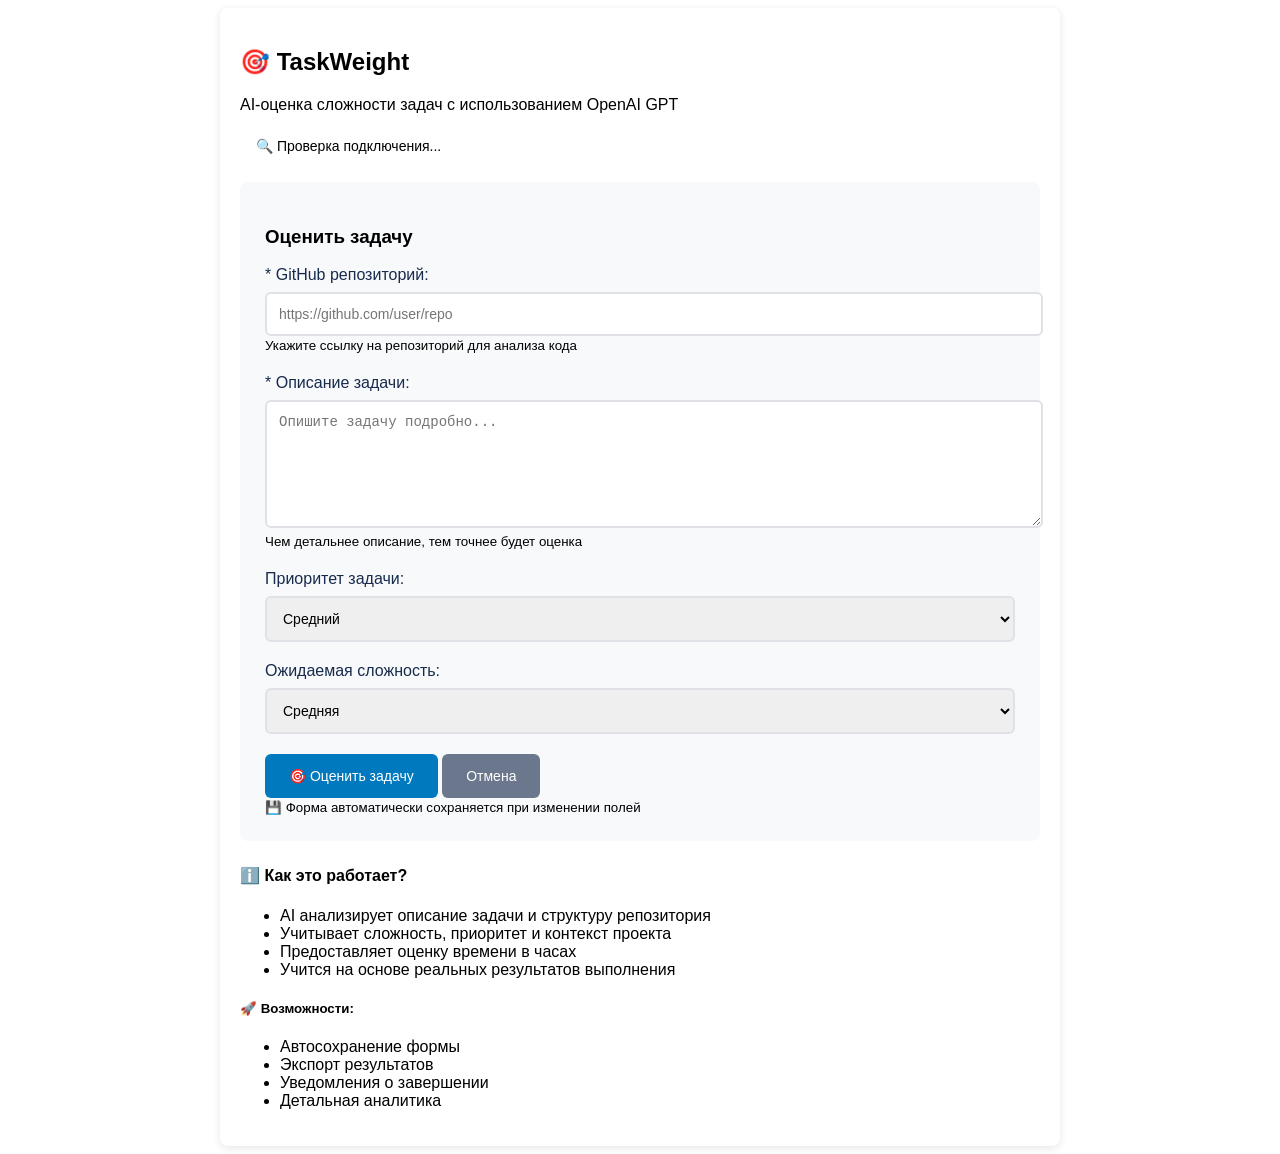
<file: plugins/trello/index.html>
<!DOCTYPE html>
<html lang="ru">
<head>
    <meta charset="UTF-8">
    <meta name="viewport" content="width=device-width, initial-scale=1.0">
    <title>TaskWeight - Trello Power-Up</title>
    <link rel="stylesheet" href="style.css">
    <script src="https://p.trellocdn.com/power-up.min.js"></script>
</head>
<body>
    <div id="app">
        <div class="power-up-container">
            <div class="header">
                <h2>🎯 TaskWeight</h2>
                <p>AI-оценка сложности задач с использованием OpenAI GPT</p>
                
                <!-- Индикатор статуса API -->
                <div id="connection-status" class="connection-status">
                    <span>🔍 Проверка подключения...</span>
                </div>
            </div>
            
            <div class="main-content">
                <!-- Форма оценки -->
                <div id="estimation-form" class="estimation-form">
                    <h3>Оценить задачу</h3>
                    
                    <div class="form-group">
                        <label for="repo-url">
                            <span class="required">*</span> GitHub репозиторий:
                        </label>
                        <input type="url" id="repo-url" placeholder="https://github.com/user/repo" required>
                        <small class="help-text">Укажите ссылку на репозиторий для анализа кода</small>
                    </div>
                    
                    <div class="form-group">
                        <label for="task-description">
                            <span class="required">*</span> Описание задачи:
                        </label>
                        <textarea id="task-description" placeholder="Опишите задачу подробно..." required></textarea>
                        <small class="help-text">Чем детальнее описание, тем точнее будет оценка</small>
                    </div>
                    
                    <div class="form-row">
                        <div class="form-group">
                            <label for="priority">Приоритет задачи:</label>
                            <select id="priority">
                                <option value="low">Низкий</option>
                                <option value="medium" selected>Средний</option>
                                <option value="high">Высокий</option>
                                <option value="urgent">Срочный</option>
                            </select>
                        </div>
                        
                        <div class="form-group">
                            <label for="complexity">Ожидаемая сложность:</label>
                            <select id="complexity">
                                <option value="simple">Простая</option>
                                <option value="medium" selected>Средняя</option>
                                <option value="complex">Сложная</option>
                                <option value="very-complex">Очень сложная</option>
                            </select>
                        </div>
                    </div>
                    
                    <div class="button-group">
                        <button id="estimate-btn" class="btn btn-primary">
                            <span class="btn-text">🎯 Оценить задачу</span>
                            <span class="btn-loading hidden">
                                <div class="spinner"></div>
                                Оценка...
                            </span>
                        </button>
                        <button id="cancel-btn" class="btn btn-secondary">Отмена</button>
                    </div>
                    
                    <!-- Информация о автосохранении -->
                    <div class="auto-save-info">
                        <small>💾 Форма автоматически сохраняется при изменении полей</small>
                    </div>
                </div>
                
                <!-- Результат оценки -->
                <div id="estimation-result" class="hidden">
                    <h3>Результат оценки</h3>
                    <div id="status-badge" class="status-badge"></div>
                    <div id="estimation-details"></div>
                    
                    <!-- Новая секция для Trello факторов -->
                    <div id="trello-factors" class="hidden"></div>
                    
                    <!-- Новая секция для статистики карточки -->
                    <div id="card-statistics" class="hidden"></div>
                    
                    <div class="action-buttons">
                        <button id="save-estimation" class="btn btn-primary">Сохранить оценку</button>
                        <button id="new-estimation" class="btn btn-secondary">Новая оценка</button>
                        <button id="export-estimation" class="btn btn-outline">Экспорт</button>
                        <button id="reestimate-btn" class="btn btn-warning">Переоценить</button>
                    </div>
                </div>
                
                <!-- Сообщения об ошибках -->
                <div id="error-message" class="error-message hidden">
                    <p id="error-text"></p>
                </div>
                
                <!-- Информационная панель -->
                <div class="info-panel">
                    <h4>ℹ️ Как это работает?</h4>
                    <ul>
                        <li>AI анализирует описание задачи и структуру репозитория</li>
                        <li>Учитывает сложность, приоритет и контекст проекта</li>
                        <li>Предоставляет оценку времени в часах</li>
                        <li>Учится на основе реальных результатов выполнения</li>
                    </ul>
                    
                    <div class="features-list">
                        <h5>🚀 Возможности:</h5>
                        <ul>
                            <li>Автосохранение формы</li>
                            <li>Экспорт результатов</li>
                            <li>Уведомления о завершении</li>
                            <li>Детальная аналитика</li>
                        </ul>
                    </div>
                </div>
            </div>
        </div>
    </div>
    
    <script src="script.js"></script>
</body>
</html>
</file>
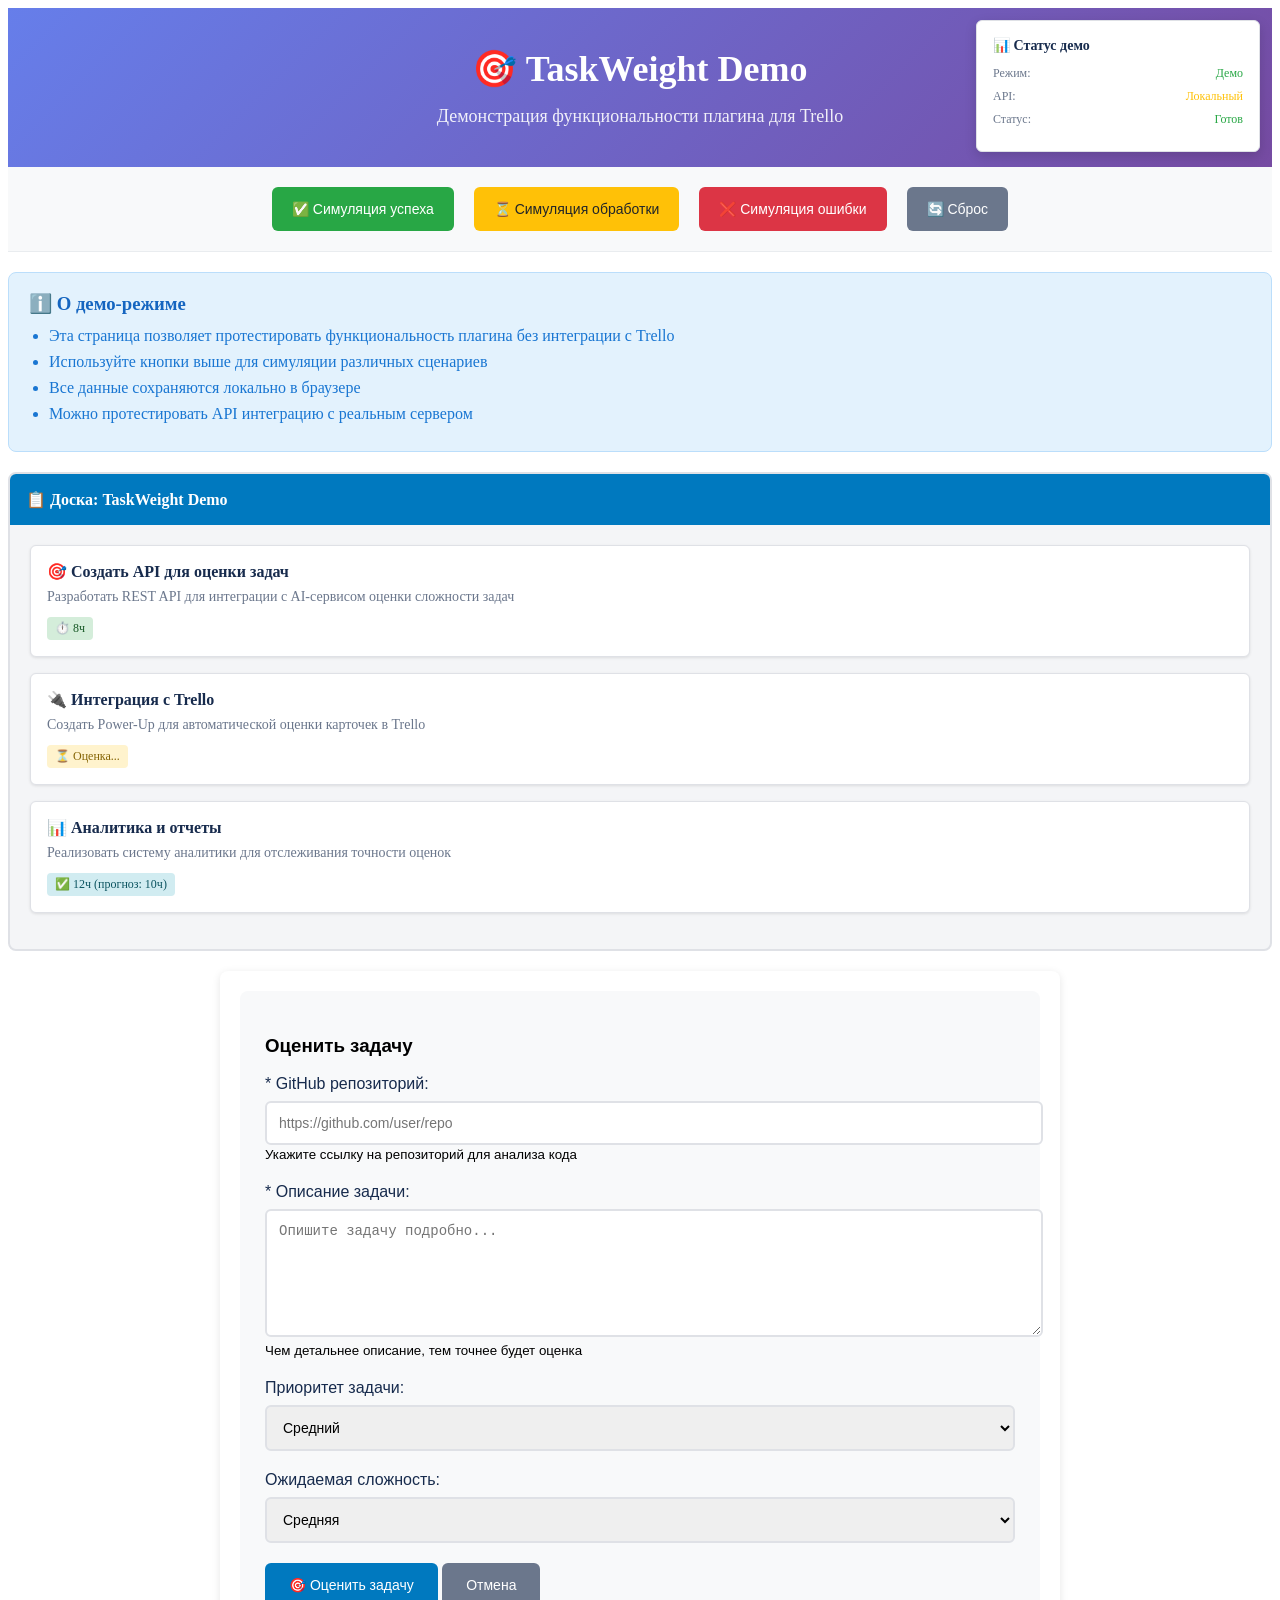
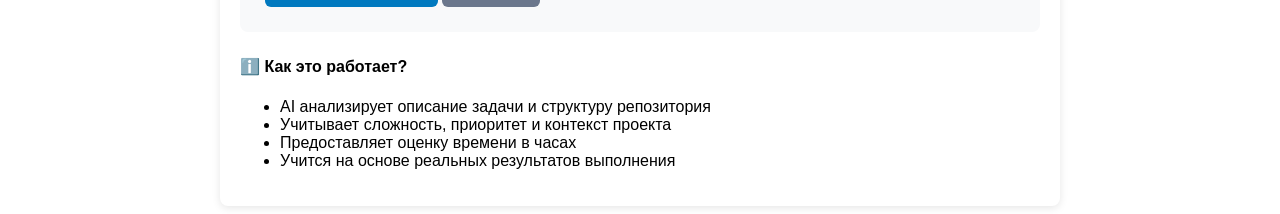
<file: plugins/trello/demo.html>
<!DOCTYPE html>
<html lang="ru">
<head>
    <meta charset="UTF-8">
    <meta name="viewport" content="width=device-width, initial-scale=1.0">
    <title>TaskWeight Demo - Тестирование плагина</title>
    <link rel="stylesheet" href="style.css">
    <style>
        /* Дополнительные стили для демо */
        .demo-header {
            background: linear-gradient(135deg, #667eea 0%, #764ba2 100%);
            color: white;
            padding: 40px 20px;
            text-align: center;
        }
        
        .demo-header h1 {
            margin: 0 0 16px 0;
            font-size: 36px;
            font-weight: 700;
        }
        
        .demo-header p {
            margin: 0;
            font-size: 18px;
            opacity: 0.9;
        }
        
        .demo-controls {
            background: #f8f9fa;
            padding: 20px;
            border-bottom: 1px solid #e9ecef;
            text-align: center;
        }
        
        .demo-controls button {
            margin: 0 8px;
            padding: 10px 20px;
            border: none;
            border-radius: 6px;
            cursor: pointer;
            font-size: 14px;
            font-weight: 500;
            transition: all 0.2s ease;
        }
        
        .demo-controls .btn-success {
            background: #28a745;
            color: white;
        }
        
        .demo-controls .btn-success:hover {
            background: #218838;
        }
        
        .demo-controls .btn-warning {
            background: #ffc107;
            color: #212529;
        }
        
        .demo-controls .btn-warning:hover {
            background: #e0a800;
        }
        
        .demo-controls .btn-danger {
            background: #dc3545;
            color: white;
        }
        
        .demo-controls .btn-danger:hover {
            background: #c82333;
        }
        
        .demo-info {
            background: #e3f2fd;
            padding: 20px;
            margin: 20px 0;
            border-radius: 8px;
            border: 1px solid #bbdefb;
        }
        
        .demo-info h3 {
            margin: 0 0 12px 0;
            color: #1565c0;
        }
        
        .demo-info ul {
            margin: 0;
            padding-left: 20px;
            color: #1976d2;
        }
        
        .demo-info li {
            margin-bottom: 8px;
        }
        
        .mock-trello {
            background: #f4f5f7;
            border: 2px solid #dfe1e6;
            border-radius: 8px;
            margin: 20px 0;
            overflow: hidden;
        }
        
        .mock-trello-header {
            background: #0079bf;
            color: white;
            padding: 16px;
            font-weight: 600;
        }
        
        .mock-trello-content {
            padding: 20px;
        }
        
        .mock-card {
            background: white;
            border: 1px solid #dfe1e6;
            border-radius: 6px;
            padding: 16px;
            margin-bottom: 16px;
            box-shadow: 0 1px 3px rgba(0, 0, 0, 0.1);
        }
        
        .mock-card h4 {
            margin: 0 0 8px 0;
            color: #172b4d;
        }
        
        .mock-card p {
            margin: 0 0 12px 0;
            color: #6b778c;
            font-size: 14px;
        }
        
        .mock-badges {
            display: flex;
            gap: 8px;
            flex-wrap: wrap;
        }
        
        .mock-badge {
            padding: 4px 8px;
            border-radius: 4px;
            font-size: 12px;
            font-weight: 500;
        }
        
        .mock-badge.estimated {
            background: #d4edda;
            color: #155724;
        }
        
        .mock-badge.processing {
            background: #fff3cd;
            color: #856404;
        }
        
        .mock-badge.completed {
            background: #d1ecf1;
            color: #0c5460;
        }
        
        .demo-status {
            position: fixed;
            top: 20px;
            right: 20px;
            background: white;
            border: 1px solid #dfe1e6;
            border-radius: 6px;
            padding: 16px;
            box-shadow: 0 4px 12px rgba(0, 0, 0, 0.15);
            min-width: 250px;
            z-index: 1000;
        }
        
        .demo-status h4 {
            margin: 0 0 12px 0;
            color: #172b4d;
            font-size: 14px;
        }
        
        .demo-status-item {
            display: flex;
            justify-content: space-between;
            margin-bottom: 8px;
            font-size: 12px;
        }
        
        .demo-status-item .label {
            color: #6b778c;
        }
        
        .demo-status-item .value {
            color: #172b4d;
            font-weight: 500;
        }
        
        .demo-status-item .status-ok {
            color: #28a745;
        }
        
        .demo-status-item .status-error {
            color: #dc3545;
        }
        
        .demo-status-item .status-warning {
            color: #ffc107;
        }
    </style>
</head>
<body>
    <div id="app">
        <!-- Демо заголовок -->
        <div class="demo-header">
            <h1>🎯 TaskWeight Demo</h1>
            <p>Демонстрация функциональности плагина для Trello</p>
        </div>
        
        <!-- Демо контролы -->
        <div class="demo-controls">
            <button class="btn btn-success" onclick="simulateSuccess()">✅ Симуляция успеха</button>
            <button class="btn btn-warning" onclick="simulateProcessing()">⏳ Симуляция обработки</button>
            <button class="btn btn-danger" onclick="simulateError()">❌ Симуляция ошибки</button>
            <button class="btn btn-secondary" onclick="resetDemo()">🔄 Сброс</button>
        </div>
        
        <!-- Информация о демо -->
        <div class="demo-info">
            <h3>ℹ️ О демо-режиме</h3>
            <ul>
                <li>Эта страница позволяет протестировать функциональность плагина без интеграции с Trello</li>
                <li>Используйте кнопки выше для симуляции различных сценариев</li>
                <li>Все данные сохраняются локально в браузере</li>
                <li>Можно протестировать API интеграцию с реальным сервером</li>
            </ul>
        </div>
        
        <!-- Мок Trello -->
        <div class="mock-trello">
            <div class="mock-trello-header">
                📋 Доска: TaskWeight Demo
            </div>
            <div class="mock-trello-content">
                <div class="mock-card">
                    <h4>🎯 Создать API для оценки задач</h4>
                    <p>Разработать REST API для интеграции с AI-сервисом оценки сложности задач</p>
                    <div class="mock-badges" id="card-badges-1">
                        <span class="mock-badge estimated">⏱️ 8ч</span>
                    </div>
                </div>
                
                <div class="mock-card">
                    <h4>🔌 Интеграция с Trello</h4>
                    <p>Создать Power-Up для автоматической оценки карточек в Trello</p>
                    <div class="mock-badges" id="card-badges-2">
                        <span class="mock-badge processing">⏳ Оценка...</span>
                    </div>
                </div>
                
                <div class="mock-card">
                    <h4>📊 Аналитика и отчеты</h4>
                    <p>Реализовать систему аналитики для отслеживания точности оценок</p>
                    <div class="mock-badges" id="card-badges-3">
                        <span class="mock-badge completed">✅ 12ч (прогноз: 10ч)</span>
                    </div>
                </div>
            </div>
        </div>
        
        <!-- Основной контент плагина -->
        <div class="power-up-container">
            <div class="main-content">
                <!-- Форма оценки -->
                <div id="estimation-form" class="estimation-form">
                    <h3>Оценить задачу</h3>
                    
                    <div class="form-group">
                        <label for="repo-url">
                            <span class="required">*</span> GitHub репозиторий:
                        </label>
                        <input type="url" id="repo-url" placeholder="https://github.com/user/repo" required>
                        <small class="help-text">Укажите ссылку на репозиторий для анализа кода</small>
                    </div>
                    
                    <div class="form-group">
                        <label for="task-description">
                            <span class="required">*</span> Описание задачи:
                        </label>
                        <textarea id="task-description" placeholder="Опишите задачу подробно..." required></textarea>
                        <small class="help-text">Чем детальнее описание, тем точнее будет оценка</small>
                    </div>
                    
                    <div class="form-group">
                        <label for="priority">Приоритет задачи:</label>
                        <select id="priority">
                            <option value="low">Низкий</option>
                            <option value="medium" selected>Средний</option>
                            <option value="high">Высокий</option>
                            <option value="urgent">Срочный</option>
                        </select>
                    </div>
                    
                    <div class="form-group">
                        <label for="complexity">Ожидаемая сложность:</label>
                        <select id="complexity">
                            <option value="simple">Простая</option>
                            <option value="medium" selected>Средняя</option>
                            <option value="complex">Сложная</option>
                            <option value="very-complex">Очень сложная</option>
                        </select>
                    </div>
                    
                    <div class="button-group">
                        <button id="estimate-btn" class="btn btn-primary">
                            <span class="btn-text">🎯 Оценить задачу</span>
                            <span class="btn-loading hidden">
                                <div class="spinner"></div>
                                Оценка...
                            </span>
                        </button>
                        <button id="cancel-btn" class="btn btn-secondary">Отмена</button>
                    </div>
                </div>
                
                <!-- Результат оценки -->
                <div id="estimation-result" class="estimation-result hidden">
                    <h3>Результат оценки</h3>
                    
                    <div class="result-content">
                        <div class="status-badge" id="status-badge">
                            <span class="status-text">Оценка...</span>
                        </div>
                        
                        <div class="estimate-details" id="estimate-details">
                            <!-- Детали оценки будут добавлены динамически -->
                        </div>
                        
                        <div class="action-buttons">
                            <button id="save-estimation" class="btn btn-primary">💾 Сохранить оценку</button>
                            <button id="new-estimation" class="btn btn-secondary">🔄 Новая оценка</button>
                        </div>
                    </div>
                </div>
                
                <!-- Сообщения об ошибках -->
                <div id="error-message" class="error-message hidden">
                    <p id="error-text"></p>
                </div>
                
                <!-- Информационная панель -->
                <div class="info-panel">
                    <h4>ℹ️ Как это работает?</h4>
                    <ul>
                        <li>AI анализирует описание задачи и структуру репозитория</li>
                        <li>Учитывает сложность, приоритет и контекст проекта</li>
                        <li>Предоставляет оценку времени в часах</li>
                        <li>Учится на основе реальных результатов выполнения</li>
                    </ul>
                </div>
            </div>
        </div>
    </div>
    
    <!-- Статус демо -->
    <div class="demo-status" id="demo-status">
        <h4>📊 Статус демо</h4>
        <div class="demo-status-item">
            <span class="label">Режим:</span>
            <span class="value status-ok">Демо</span>
        </div>
        <div class="demo-status-item">
            <span class="label">API:</span>
            <span class="value status-warning">Локальный</span>
        </div>
        <div class="demo-status-item">
            <span class="label">Статус:</span>
            <span class="value status-ok">Готов</span>
        </div>
    </div>
    
    <script>
        // Демо-версия TaskWeight без Trello интеграции
        class TaskWeightDemo {
            constructor() {
                this.apiUrl = 'http://localhost:8000';
                this.estimationData = null;
                this.demoMode = true;
                
                this.init();
            }
            
            init() {
                this.initEventHandlers();
                this.loadDemoData();
                this.updateDemoStatus();
            }
            
            initEventHandlers() {
                // Кнопка оценки
                const estimateBtn = document.getElementById('estimate-btn');
                if (estimateBtn) {
                    estimateBtn.addEventListener('click', () => this.estimateTask());
                }
                
                // Кнопка отмены
                const cancelBtn = document.getElementById('cancel-btn');
                if (cancelBtn) {
                    cancelBtn.addEventListener('click', () => this.resetForm());
                }
                
                // Кнопка сохранения оценки
                const saveBtn = document.getElementById('save-estimation');
                if (saveBtn) {
                    saveBtn.addEventListener('click', () => this.saveEstimation());
                }
                
                // Кнопка новой оценки
                const newBtn = document.getElementById('new-estimation');
                if (newBtn) {
                    newBtn.addEventListener('click', () => this.resetForm());
                }
                
                // Валидация формы
                this.initFormValidation();
            }
            
            initFormValidation() {
                const repoUrlInput = document.getElementById('repo-url');
                const taskDescriptionInput = document.getElementById('task-description');
                
                if (repoUrlInput && taskDescriptionInput) {
                    [repoUrlInput, taskDescriptionInput].forEach(input => {
                        input.addEventListener('input', () => this.validateForm());
                        input.addEventListener('blur', () => this.validateForm());
                    });
                }
            }
            
            validateForm() {
                const repoUrl = document.getElementById('repo-url')?.value;
                const taskDescription = document.getElementById('task-description')?.value;
                const estimateBtn = document.getElementById('estimate-btn');
                
                if (estimateBtn) {
                    const isValid = repoUrl && taskDescription && this.isValidGitHubUrl(repoUrl);
                    estimateBtn.disabled = !isValid;
                    
                    if (!isValid) {
                        estimateBtn.classList.add('btn-disabled');
                    } else {
                        estimateBtn.classList.remove('btn-disabled');
                    }
                }
            }
            
            isValidGitHubUrl(url) {
                try {
                    const urlObj = new URL(url);
                    return urlObj.hostname === 'github.com' && urlObj.pathname.split('/').length >= 3;
                } catch {
                    return false;
                }
            }
            
            async estimateTask() {
                try {
                    const formData = this.getFormData();
                    if (!formData) return;
                    
                    this.showLoadingState();
                    
                    // В демо-режиме симулируем API вызов
                    if (this.demoMode) {
                        await this.simulateEstimation(formData);
                    } else {
                        const response = await this.sendEstimationRequest(formData);
                        if (response.status === 'processing') {
                            this.pollEstimationStatus(response.cardId);
                        }
                    }
                    
                } catch (error) {
                    console.error('Ошибка оценки:', error);
                    this.showError('Ошибка при оценке задачи: ' + error.message);
                    this.hideLoadingState();
                }
            }
            
            async simulateEstimation(formData) {
                // Симуляция процесса оценки
                await new Promise(resolve => setTimeout(resolve, 2000));
                
                // Генерируем случайную оценку
                const estimatedHours = Math.floor(Math.random() * 20) + 2;
                const confidence = Math.floor(Math.random() * 30) + 70;
                
                this.estimationData = {
                    id: 'demo_' + Date.now(),
                    cardId: 'demo_card',
                    status: 'estimated',
                    estimatedHours: estimatedHours,
                    confidence: confidence,
                    taskDescription: formData.taskDescription,
                    repoUrl: formData.repoUrl,
                    priority: formData.priority,
                    complexity: formData.complexity,
                    createdAt: new Date().toISOString(),
                    demo: true
                };
                
                this.showEstimationResult(this.estimationData);
                this.hideLoadingState();
                this.updateDemoStatus();
            }
            
            getFormData() {
                const repoUrl = document.getElementById('repo-url')?.value;
                const taskDescription = document.getElementById('task-description')?.value;
                const priority = document.getElementById('priority')?.value;
                const complexity = document.getElementById('complexity')?.value;
                
                if (!repoUrl || !taskDescription) {
                    this.showError('Пожалуйста, заполните все обязательные поля');
                    return null;
                }
                
                if (!this.isValidGitHubUrl(repoUrl)) {
                    this.showError('Пожалуйста, укажите корректную ссылку на GitHub репозиторий');
                    return null;
                }
                
                return {
                    cardId: 'demo_card',
                    taskDescription: taskDescription,
                    repoUrl: repoUrl,
                    priority: priority,
                    complexity: complexity
                };
            }
            
            async sendEstimationRequest(formData) {
                const response = await fetch(`${this.apiUrl}/api/v1/estimate`, {
                    method: 'POST',
                    headers: {
                        'Content-Type': 'application/json',
                    },
                    body: JSON.stringify(formData)
                });
                
                if (!response.ok) {
                    throw new Error(`HTTP ${response.status}: ${response.statusText}`);
                }
                
                return await response.json();
            }
            
            showLoadingState() {
                const estimateBtn = document.getElementById('estimate-btn');
                const btnText = document.querySelector('.btn-text');
                const btnLoading = document.querySelector('.btn-loading');
                
                if (estimateBtn && btnText && btnLoading) {
                    estimateBtn.disabled = true;
                    btnText.classList.add('hidden');
                    btnLoading.classList.remove('hidden');
                }
            }
            
            hideLoadingState() {
                const estimateBtn = document.getElementById('estimate-btn');
                const btnText = document.querySelector('.btn-text');
                const btnLoading = document.querySelector('.btn-loading');
                
                if (estimateBtn && btnText && btnLoading) {
                    estimateBtn.disabled = false;
                    btnText.classList.remove('hidden');
                    btnLoading.classList.add('hidden');
                }
            }
            
            showEstimationResult(estimation) {
                const estimationForm = document.getElementById('estimation-form');
                if (estimationForm) {
                    estimationForm.classList.add('hidden');
                }
                
                const estimationResult = document.getElementById('estimation-result');
                if (estimationResult) {
                    estimationResult.classList.remove('hidden');
                }
                
                this.updateStatusBadge(estimation);
                this.updateEstimationDetails(estimation);
                this.updateMockCard(estimation);
            }
            
            updateStatusBadge(estimation) {
                const statusBadge = document.getElementById('status-badge');
                const statusText = document.querySelector('.status-text');
                
                if (statusBadge && statusText) {
                    statusBadge.className = `status-badge status-${estimation.status}`;
                    
                    switch (estimation.status) {
                        case 'estimated':
                            statusText.textContent = `✅ Оценка завершена: ${estimation.estimatedHours} часов`;
                            break;
                        case 'processing':
                            statusText.textContent = '⏳ Оценка выполняется...';
                            break;
                        case 'failed':
                            statusText.textContent = '❌ Ошибка оценки';
                            break;
                        default:
                            statusText.textContent = '❓ Неизвестный статус';
                    }
                }
            }
            
            updateEstimationDetails(estimation) {
                const estimateDetails = document.getElementById('estimate-details');
                
                if (estimateDetails) {
                    let detailsHTML = '';
                    
                    if (estimation.status === 'estimated') {
                        detailsHTML = `
                            <h4>📊 Детали оценки</h4>
                            <p><span class="highlight">Прогноз времени:</span> ${estimation.estimatedHours} часов</p>
                            <p><span class="highlight">Уверенность:</span> ${estimation.confidence}%</p>
                            <p><span class="highlight">Дата оценки:</span> ${new Date(estimation.createdAt).toLocaleString('ru-RU')}</p>
                            <p><span class="highlight">Статус:</span> Оценка завершена успешно</p>
                            ${estimation.demo ? '<p><em>🎭 Демо-режим</em></p>' : ''}
                        `;
                    }
                    
                    estimateDetails.innerHTML = detailsHTML;
                }
            }
            
            updateMockCard(estimation) {
                // Обновляем мок-карточку
                const cardBadges = document.getElementById('card-badges-2');
                if (cardBadges) {
                    cardBadges.innerHTML = `
                        <span class="mock-badge estimated">⏱️ ${estimation.estimatedHours}ч</span>
                    `;
                }
            }
            
            async saveEstimation() {
                if (this.estimationData) {
                    try {
                        // В демо-режиме сохраняем локально
                        if (this.demoMode) {
                            localStorage.setItem('taskweight_demo_estimation', JSON.stringify(this.estimationData));
                            this.showSuccess('Оценка успешно сохранена! (демо-режим)');
                        } else {
                            // Реальное сохранение
                            await this.saveEstimationToTrello(this.estimationData);
                            this.showSuccess('Оценка успешно сохранена в Trello!');
                        }
                        
                        setTimeout(() => this.resetForm(), 1500);
                        
                    } catch (error) {
                        console.error('Ошибка сохранения:', error);
                        this.showError('Ошибка при сохранении оценки');
                    }
                }
            }
            
            async saveEstimationToTrello(estimation) {
                // Заглушка для реальной интеграции
                console.log('Сохранение в Trello:', estimation);
            }
            
            resetForm() {
                const estimationResult = document.getElementById('estimation-result');
                if (estimationResult) {
                    estimationResult.classList.add('hidden');
                }
                
                const estimationForm = document.getElementById('estimation-form');
                if (estimationForm) {
                    estimationForm.classList.remove('hidden');
                }
                
                this.clearForm();
                this.estimationData = null;
            }
            
            clearForm() {
                const repoUrl = document.getElementById('repo-url');
                const taskDescription = document.getElementById('task-description');
                const priority = document.getElementById('priority');
                const complexity = document.getElementById('complexity');
                
                if (repoUrl) repoUrl.value = '';
                if (taskDescription) taskDescription.value = '';
                if (priority) priority.value = 'medium';
                if (complexity) complexity.value = 'medium';
                
                this.validateForm();
            }
            
            loadDemoData() {
                const saved = localStorage.getItem('taskweight_demo_estimation');
                if (saved) {
                    try {
                        this.estimationData = JSON.parse(saved);
                        console.log('Загружены демо-данные:', this.estimationData);
                    } catch (error) {
                        console.error('Ошибка загрузки демо-данных:', error);
                    }
                }
            }
            
            updateDemoStatus() {
                const statusElement = document.getElementById('demo-status');
                if (statusElement) {
                    const statusItems = statusElement.querySelectorAll('.demo-status-item');
                    
                    if (this.estimationData) {
                        statusItems[2].innerHTML = `
                            <span class="label">Статус:</span>
                            <span class="value status-ok">Оценка: ${this.estimationData.estimatedHours}ч</span>
                        `;
                    } else {
                        statusItems[2].innerHTML = `
                            <span class="label">Статус:</span>
                            <span class="value status-ok">Готов</span>
                        `;
                    }
                }
            }
            
            showError(message) {
                const errorMessage = document.getElementById('error-message');
                const errorText = document.getElementById('error-text');
                
                if (errorMessage && errorText) {
                    errorText.textContent = message;
                    errorMessage.classList.remove('hidden');
                    
                    setTimeout(() => {
                        errorMessage.classList.add('hidden');
                    }, 5000);
                }
            }
            
            showSuccess(message) {
                const successDiv = document.createElement('div');
                successDiv.className = 'success-message';
                successDiv.innerHTML = `<p>✅ ${message}</p>`;
                
                const container = document.querySelector('.power-up-container');
                if (container) {
                    container.appendChild(successDiv);
                    
                    setTimeout(() => {
                        if (successDiv.parentNode) {
                            successDiv.parentNode.removeChild(successDiv);
                        }
                    }, 3000);
                }
            }
        }
        
        // Глобальные функции для демо-контролов
        let demoInstance = null;
        
        function simulateSuccess() {
            if (demoInstance) {
                demoInstance.estimationData = {
                    id: 'demo_success',
                    cardId: 'demo_card',
                    status: 'estimated',
                    estimatedHours: 12,
                    confidence: 85,
                    taskDescription: 'Демо задача',
                    repoUrl: 'https://github.com/demo/repo',
                    priority: 'medium',
                    complexity: 'medium',
                    createdAt: new Date().toISOString(),
                    demo: true
                };
                demoInstance.showEstimationResult(demoInstance.estimationData);
                demoInstance.updateDemoStatus();
            }
        }
        
        function simulateProcessing() {
            if (demoInstance) {
                demoInstance.estimationData = {
                    id: 'demo_processing',
                    cardId: 'demo_card',
                    status: 'processing',
                    createdAt: new Date().toISOString(),
                    demo: true
                };
                demoInstance.showEstimationResult(demoInstance.estimationData);
                demoInstance.updateDemoStatus();
            }
        }
        
        function simulateError() {
            if (demoInstance) {
                demoInstance.showError('Демо ошибка: Сервер недоступен');
            }
        }
        
        function resetDemo() {
            if (demoInstance) {
                demoInstance.resetForm();
                demoInstance.estimationData = null;
                demoInstance.updateDemoStatus();
                localStorage.removeItem('taskweight_demo_estimation');
            }
        }
        
        // Инициализация при загрузке страницы
        document.addEventListener('DOMContentLoaded', () => {
            demoInstance = new TaskWeightDemo();
        });
    </script>
</body>
</html>
</file>
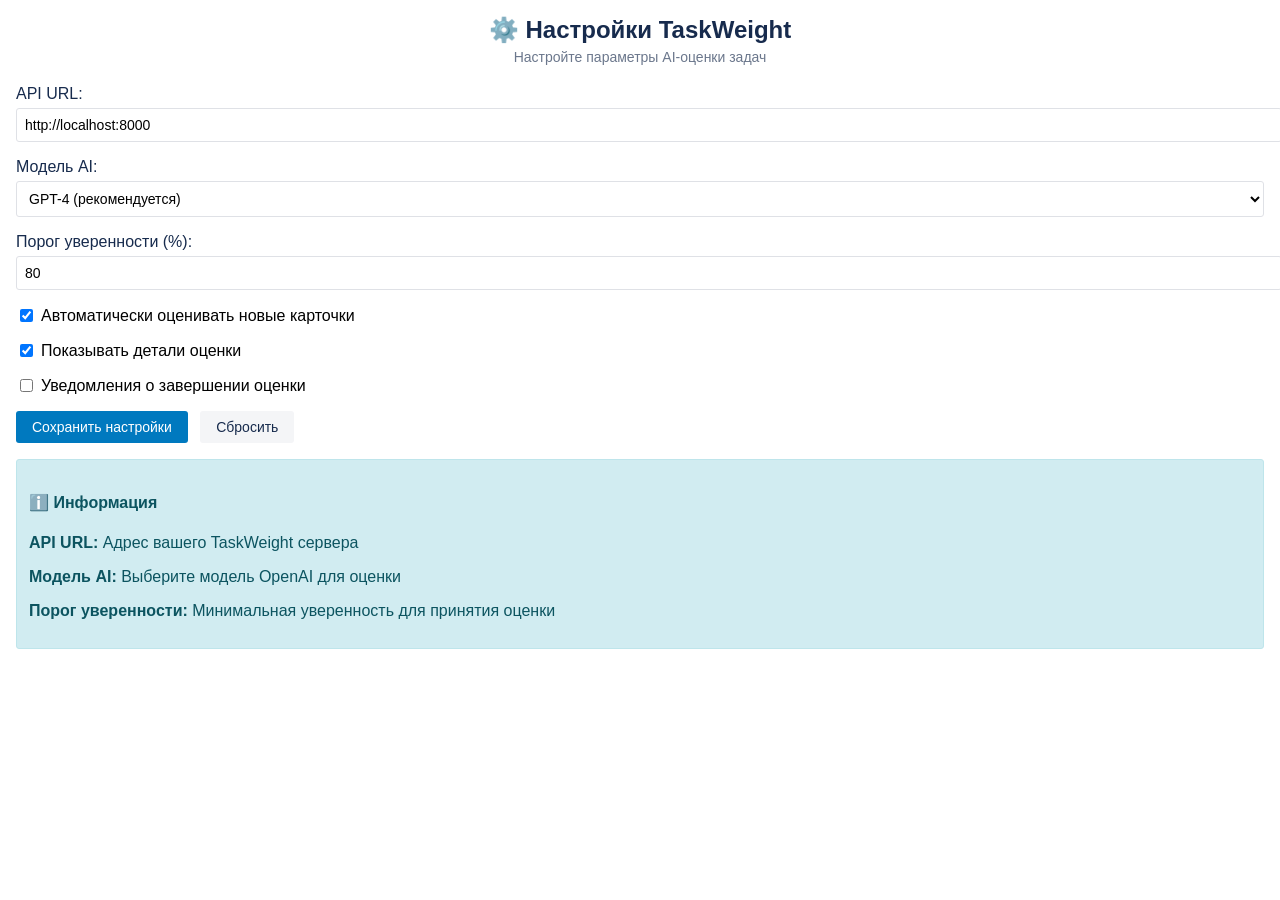
<file: plugins/trello/settings.html>
<!DOCTYPE html>
<html lang="ru">
<head>
    <meta charset="UTF-8">
    <meta name="viewport" content="width=device-width, initial-scale=1.0">
    <title>TaskWeight Настройки</title>
    <script src="https://p.trellocdn.com/power-up.min.js"></script>
    <style>
        body { margin: 0; padding: 0; font-family: -apple-system, BlinkMacSystemFont, 'Segoe UI', Roboto, sans-serif; }
        .settings-container { padding: 16px; }
        .header { text-align: center; margin-bottom: 20px; }
        .header h2 { margin: 0; color: #172b4d; }
        .header p { margin: 5px 0; color: #6b778c; font-size: 14px; }
        .form-group { margin-bottom: 16px; }
        .form-group label { display: block; margin-bottom: 5px; font-weight: 500; color: #172b4d; }
        .form-group input, .form-group select { width: 100%; padding: 8px; border: 1px solid #dfe1e6; border-radius: 3px; font-size: 14px; }
        .form-group select { background: white; }
        .btn { padding: 8px 16px; border: none; border-radius: 3px; cursor: pointer; font-size: 14px; font-weight: 500; }
        .btn-primary { background: #0079bf; color: white; }
        .btn-primary:hover { background: #026aa7; }
        .btn-secondary { background: #f4f5f7; color: #172b4d; margin-left: 8px; }
        .btn-secondary:hover { background: #ebecf0; }
        .hidden { display: none; }
        .success-message { padding: 12px; background: #d4edda; color: #155724; border: 1px solid #c3e6cb; border-radius: 3px; margin: 16px 0; }
        .error-message { padding: 12px; background: #f8d7da; color: #721c24; border: 1px solid #f5c6cb; border-radius: 3px; margin: 16px 0; }
        .info-box { padding: 12px; background: #d1ecf1; color: #0c5460; border: 1px solid #bee5eb; border-radius: 3px; margin: 16px 0; }
        .checkbox-group { display: flex; align-items: center; margin-bottom: 16px; }
        .checkbox-group input[type="checkbox"] { margin-right: 8px; }
        .checkbox-group label { margin: 0; font-weight: normal; }
    </style>
</head>
<body>
    <div class="settings-container">
        <div class="header">
            <h2>⚙️ Настройки TaskWeight</h2>
            <p>Настройте параметры AI-оценки задач</p>
        </div>
        
        <div id="settings-form">
            <div class="form-group">
                <label for="api-url">API URL:</label>
                <input type="url" id="api-url" placeholder="https://your-domain.com" value="http://localhost:8000">
            </div>
            
            <div class="form-group">
                <label for="estimation-model">Модель AI:</label>
                <select id="estimation-model">
                    <option value="gpt-4">GPT-4 (рекомендуется)</option>
                    <option value="gpt-3.5-turbo">GPT-3.5 Turbo</option>
                </select>
            </div>
            
            <div class="form-group">
                <label for="confidence-threshold">Порог уверенности (%):</label>
                <input type="number" id="confidence-threshold" min="50" max="95" value="80">
            </div>
            
            <div class="checkbox-group">
                <input type="checkbox" id="auto-estimate" checked>
                <label for="auto-estimate">Автоматически оценивать новые карточки</label>
            </div>
            
            <div class="checkbox-group">
                <input type="checkbox" id="show-details" checked>
                <label for="show-details">Показывать детали оценки</label>
            </div>
            
            <div class="checkbox-group">
                <input type="checkbox" id="enable-notifications">
                <label for="enable-notifications">Уведомления о завершении оценки</label>
            </div>
            
            <button id="save-settings" class="btn btn-primary">Сохранить настройки</button>
            <button id="reset-settings" class="btn btn-secondary">Сбросить</button>
        </div>
        
        <div id="success-message" class="success-message hidden">
            <p>✅ Настройки успешно сохранены!</p>
        </div>
        
        <div id="error-message" class="error-message hidden">
            <p id="error-text"></p>
        </div>
        
        <div class="info-box">
            <h4>ℹ️ Информация</h4>
            <p><strong>API URL:</strong> Адрес вашего TaskWeight сервера</p>
            <p><strong>Модель AI:</strong> Выберите модель OpenAI для оценки</p>
            <p><strong>Порог уверенности:</strong> Минимальная уверенность для принятия оценки</p>
        </div>
    </div>
    
    <script>
        // Инициализация Power-Up
        let t = window.TrelloPowerUp.iframe();
        
        // Загрузка сохраненных настроек
        async function loadSettings() {
            try {
                const settings = await t.arg('settings');
                if (settings) {
                    document.getElementById('api-url').value = settings.apiUrl || 'http://localhost:8000';
                    document.getElementById('estimation-model').value = settings.estimationModel || 'gpt-4';
                    document.getElementById('confidence-threshold').value = settings.confidenceThreshold || 80;
                    document.getElementById('auto-estimate').checked = settings.autoEstimate !== false;
                    document.getElementById('show-details').checked = settings.showDetails !== false;
                    document.getElementById('enable-notifications').checked = settings.enableNotifications || false;
                }
            } catch (error) {
                console.error('Ошибка загрузки настроек:', error);
            }
        }
        
        // Сохранение настроек
        async function saveSettings() {
            try {
                const settings = {
                    apiUrl: document.getElementById('api-url').value,
                    estimationModel: document.getElementById('estimation-model').value,
                    confidenceThreshold: parseInt(document.getElementById('confidence-threshold').value),
                    autoEstimate: document.getElementById('auto-estimate').checked,
                    showDetails: document.getElementById('show-details').checked,
                    enableNotifications: document.getElementById('enable-notifications').checked
                };
                
                await t.arg('settings', settings);
                
                showMessage('success', 'Настройки успешно сохранены!');
                
                // Обновляем Power-Up
                t.arg('callback')({ success: true, settings: settings });
                
            } catch (error) {
                showMessage('error', 'Ошибка сохранения настроек: ' + error.message);
            }
        }
        
        // Сброс настроек
        function resetSettings() {
            document.getElementById('api-url').value = 'http://localhost:8000';
            document.getElementById('estimation-model').value = 'gpt-4';
            document.getElementById('confidence-threshold').value = 80;
            document.getElementById('auto-estimate').checked = true;
            document.getElementById('show-details').checked = true;
            document.getElementById('enable-notifications').checked = false;
        }
        
        // Показать сообщение
        function showMessage(type, text) {
            const successMsg = document.getElementById('success-message');
            const errorMsg = document.getElementById('error-message');
            const errorText = document.getElementById('error-text');
            
            successMsg.classList.add('hidden');
            errorMsg.classList.add('hidden');
            
            if (type === 'success') {
                successMsg.classList.remove('hidden');
                setTimeout(() => successMsg.classList.add('hidden'), 3000);
            } else if (type === 'error') {
                errorText.textContent = text;
                errorMsg.classList.remove('hidden');
            }
        }
        
        // Обработчики событий
        document.getElementById('save-settings').addEventListener('click', saveSettings);
        document.getElementById('reset-settings').addEventListener('click', resetSettings);
        
        // Загружаем настройки при загрузке страницы
        document.addEventListener('DOMContentLoaded', loadSettings);
    </script>
</body>
</html>
</file>
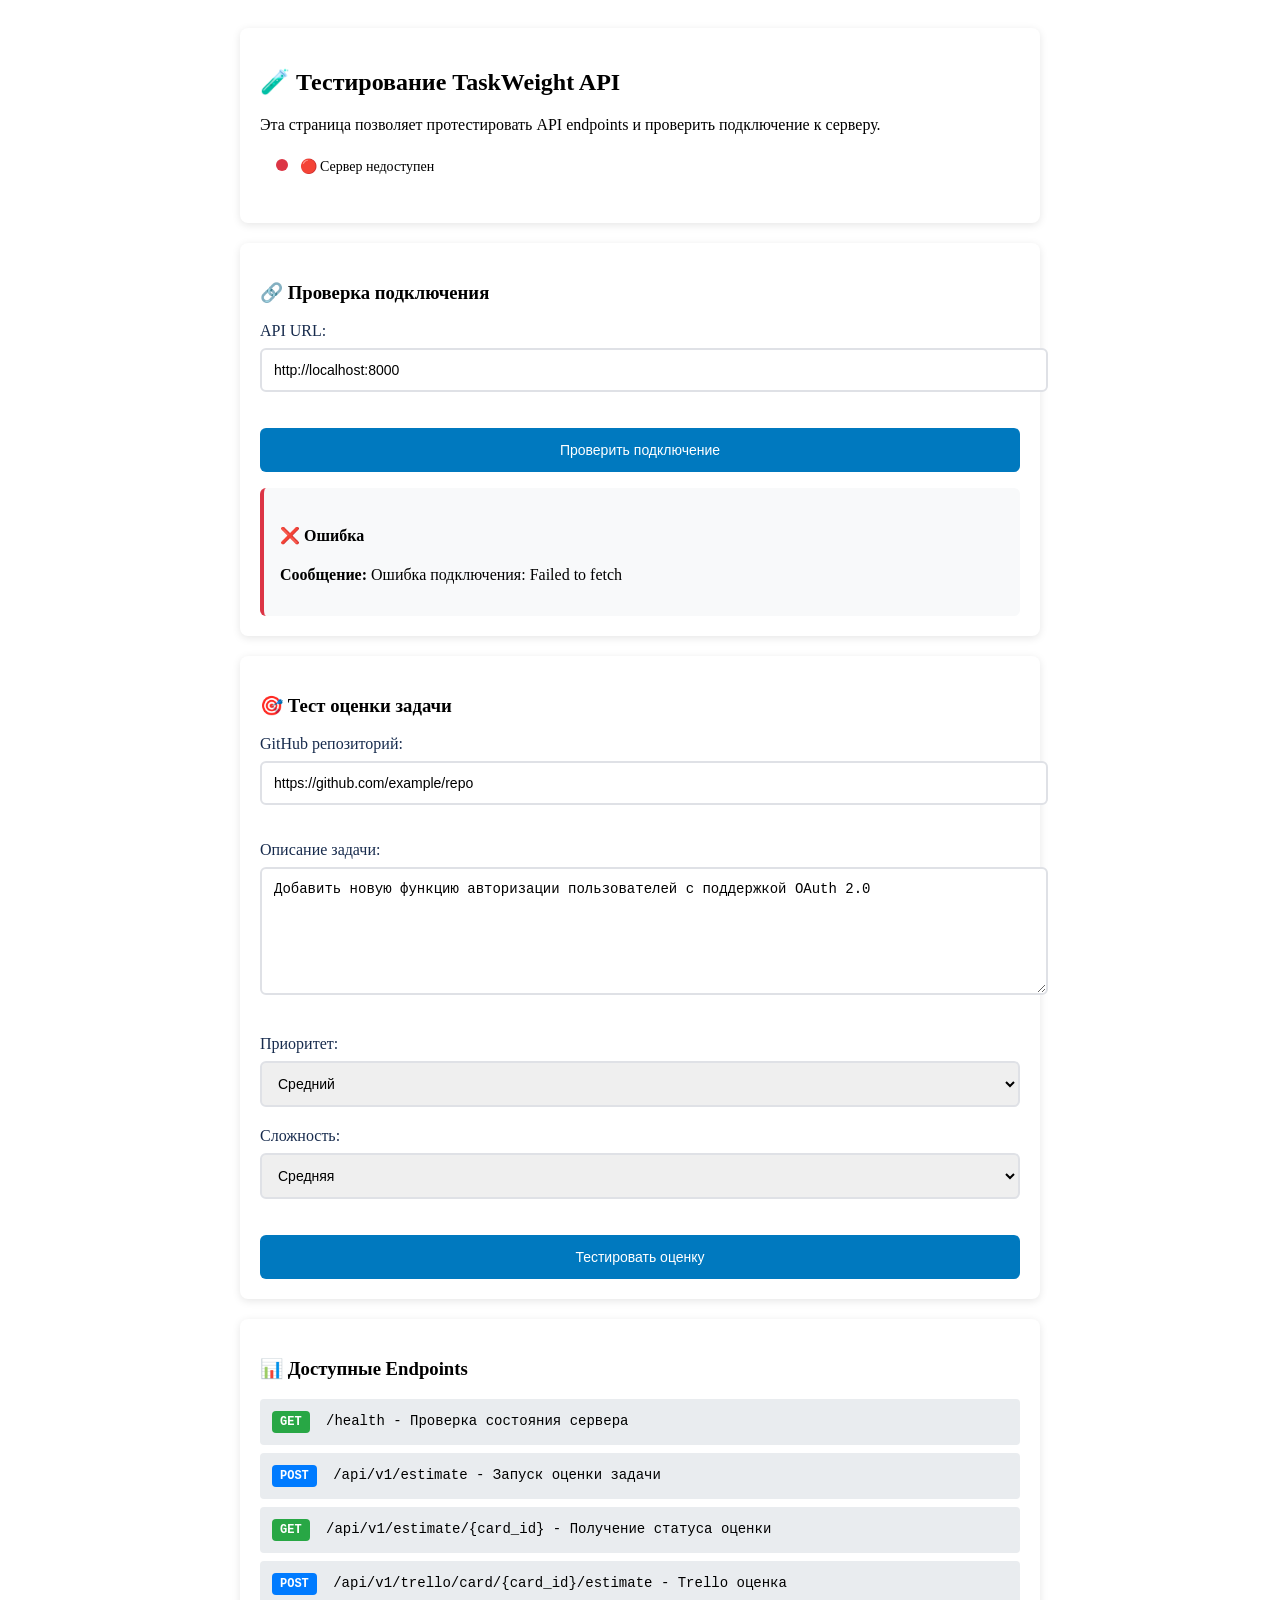
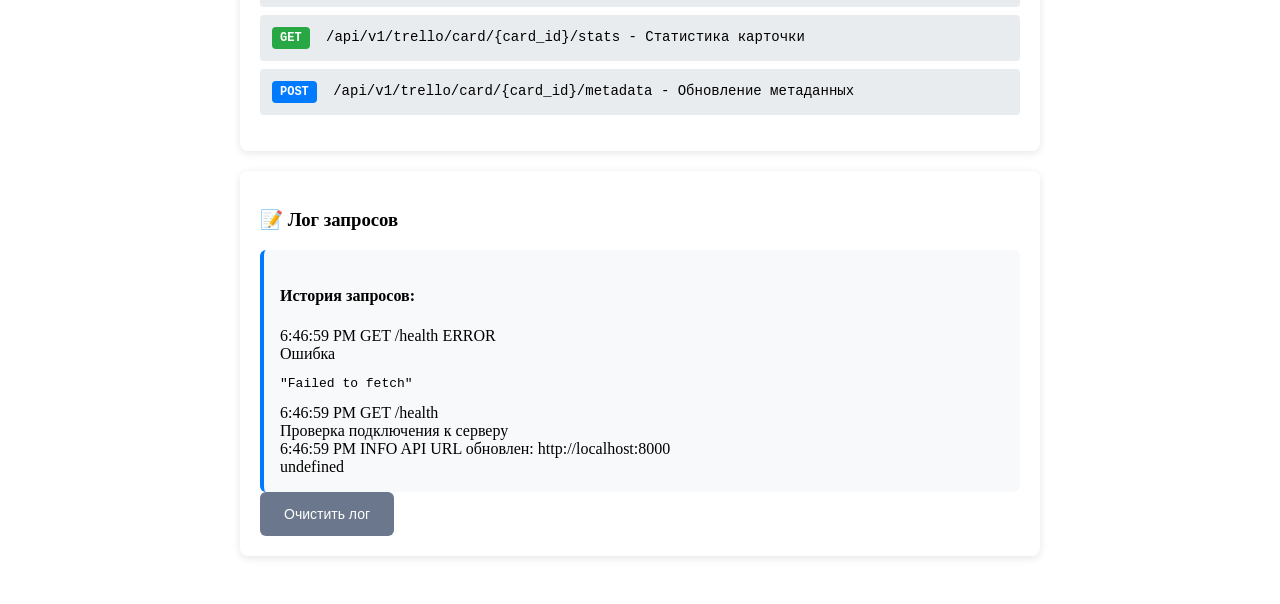
<file: plugins/trello/test-api.html>
<!DOCTYPE html>
<html lang="ru">
<head>
    <meta charset="UTF-8">
    <meta name="viewport" content="width=device-width, initial-scale=1.0">
    <title>TaskWeight API Test</title>
    <link rel="stylesheet" href="style.css">
    <style>
        .test-container {
            max-width: 800px;
            margin: 0 auto;
            padding: 20px;
        }
        
        .test-section {
            background: white;
            border-radius: 8px;
            padding: 20px;
            margin-bottom: 20px;
            box-shadow: 0 2px 8px rgba(0, 0, 0, 0.1);
        }
        
        .test-form {
            display: grid;
            gap: 16px;
        }
        
        .test-results {
            background: #f8f9fa;
            border-radius: 6px;
            padding: 16px;
            margin-top: 16px;
            border-left: 4px solid #007bff;
        }
        
        .test-results.success {
            border-left-color: #28a745;
        }
        
        .test-results.error {
            border-left-color: #dc3545;
        }
        
        .endpoint-list {
            list-style: none;
            padding: 0;
        }
        
        .endpoint-item {
            background: #e9ecef;
            border-radius: 4px;
            padding: 12px;
            margin-bottom: 8px;
            font-family: monospace;
            font-size: 14px;
        }
        
        .method {
            display: inline-block;
            padding: 4px 8px;
            border-radius: 4px;
            font-size: 12px;
            font-weight: bold;
            margin-right: 8px;
        }
        
        .method.get { background: #28a745; color: white; }
        .method.post { background: #007bff; color: white; }
        .method.put { background: #ffc107; color: black; }
        .method.delete { background: #dc3545; color: white; }
        
        .status-indicator {
            display: inline-block;
            width: 12px;
            height: 12px;
            border-radius: 50%;
            margin-right: 8px;
        }
        
        .status-online { background: #28a745; }
        .status-offline { background: #dc3545; }
        .status-checking { background: #ffc107; }
    </style>
</head>
<body>
    <div class="test-container">
        <div class="test-section">
            <h2>🧪 Тестирование TaskWeight API</h2>
            <p>Эта страница позволяет протестировать API endpoints и проверить подключение к серверу.</p>
            
            <div class="connection-status">
                <span class="status-indicator status-checking"></span>
                <span id="connection-text">Проверка подключения...</span>
            </div>
        </div>
        
        <div class="test-section">
            <h3>🔗 Проверка подключения</h3>
            <div class="test-form">
                <div class="form-group">
                    <label for="api-url">API URL:</label>
                    <input type="url" id="api-url" value="http://localhost:8000" placeholder="https://your-domain.com">
                </div>
                <button id="test-connection" class="btn btn-primary">Проверить подключение</button>
            </div>
            <div id="connection-results" class="test-results hidden"></div>
        </div>
        
        <div class="test-section">
            <h3>🎯 Тест оценки задачи</h3>
            <div class="test-form">
                <div class="form-group">
                    <label for="test-repo-url">GitHub репозиторий:</label>
                    <input type="url" id="test-repo-url" value="https://github.com/example/repo" placeholder="https://github.com/user/repo">
                </div>
                <div class="form-group">
                    <label for="test-description">Описание задачи:</label>
                    <textarea id="test-description" placeholder="Опишите задачу для тестирования..." rows="3">Добавить новую функцию авторизации пользователей с поддержкой OAuth 2.0</textarea>
                </div>
                <div class="form-row">
                    <div class="form-group">
                        <label for="test-priority">Приоритет:</label>
                        <select id="test-priority">
                            <option value="low">Низкий</option>
                            <option value="medium" selected>Средний</option>
                            <option value="high">Высокий</option>
                            <option value="urgent">Срочный</option>
                        </select>
                    </div>
                    <div class="form-group">
                        <label for="test-complexity">Сложность:</label>
                        <select id="test-complexity">
                            <option value="simple">Простая</option>
                            <option value="medium" selected>Средняя</option>
                            <option value="complex">Сложная</option>
                            <option value="very-complex">Очень сложная</option>
                        </select>
                    </div>
                </div>
                <button id="test-estimation" class="btn btn-primary">Тестировать оценку</button>
            </div>
            <div id="estimation-results" class="test-results hidden"></div>
        </div>
        
        <div class="test-section">
            <h3>📊 Доступные Endpoints</h3>
            <ul class="endpoint-list">
                <li class="endpoint-item">
                    <span class="method get">GET</span>
                    <code>/health</code> - Проверка состояния сервера
                </li>
                <li class="endpoint-item">
                    <span class="method post">POST</span>
                    <code>/api/v1/estimate</code> - Запуск оценки задачи
                </li>
                <li class="endpoint-item">
                    <span class="method get">GET</span>
                    <code>/api/v1/estimate/{card_id}</code> - Получение статуса оценки
                </li>
                <li class="endpoint-item">
                    <span class="method post">POST</span>
                    <code>/api/v1/trello/card/{card_id}/estimate</code> - Trello оценка
                </li>
                <li class="endpoint-item">
                    <span class="method get">GET</span>
                    <code>/api/v1/trello/card/{card_id}/stats</code> - Статистика карточки
                </li>
                <li class="endpoint-item">
                    <span class="method post">POST</span>
                    <code>/api/v1/trello/card/{card_id}/metadata</code> - Обновление метаданных
                </li>
            </ul>
        </div>
        
        <div class="test-section">
            <h3>📝 Лог запросов</h3>
            <div id="request-log" class="test-results">
                <p>Лог запросов будет отображаться здесь...</p>
            </div>
            <button id="clear-log" class="btn btn-secondary">Очистить лог</button>
        </div>
    </div>
    
    <script>
        class APITester {
            constructor() {
                this.apiUrl = 'http://localhost:8000';
                this.requestLog = [];
                this.init();
            }
            
            init() {
                this.bindEvents();
                this.updateApiUrl();
                this.testConnection();
            }
            
            bindEvents() {
                document.getElementById('api-url').addEventListener('change', () => this.updateApiUrl());
                document.getElementById('test-connection').addEventListener('click', () => this.testConnection());
                document.getElementById('test-estimation').addEventListener('click', () => this.testEstimation());
                document.getElementById('clear-log').addEventListener('click', () => this.clearLog());
            }
            
            updateApiUrl() {
                this.apiUrl = document.getElementById('api-url').value;
                this.logRequest('INFO', `API URL обновлен: ${this.apiUrl}`);
            }
            
            async testConnection() {
                this.updateConnectionStatus('checking');
                this.logRequest('GET', '/health', 'Проверка подключения к серверу');
                
                try {
                    const response = await fetch(`${this.apiUrl}/health`, {
                        method: 'GET',
                        timeout: 5000
                    });
                    
                    if (response.ok) {
                        const data = await response.json();
                        this.updateConnectionStatus('online');
                        this.showConnectionResults(true, 'Сервер доступен', data);
                        this.logRequest('GET', '/health', 'Успешно', response.status, data);
                    } else {
                        this.updateConnectionStatus('offline');
                        this.showConnectionResults(false, `HTTP ${response.status}: ${response.statusText}`);
                        this.logRequest('GET', '/health', 'Ошибка', response.status);
                    }
                } catch (error) {
                    this.updateConnectionStatus('offline');
                    this.showConnectionResults(false, `Ошибка подключения: ${error.message}`);
                    this.logRequest('GET', '/health', 'Ошибка', 'ERROR', error.message);
                }
            }
            
            async testEstimation() {
                const formData = this.getTestFormData();
                if (!formData) return;
                
                this.logRequest('POST', '/api/v1/estimate', 'Тест оценки задачи', null, formData);
                
                try {
                    const response = await fetch(`${this.apiUrl}/api/v1/estimate`, {
                        method: 'POST',
                        headers: {
                            'Content-Type': 'application/json',
                        },
                        body: JSON.stringify(formData)
                    });
                    
                    if (response.ok) {
                        const data = await response.json();
                        this.showEstimationResults(true, 'Оценка запущена успешно', data);
                        this.logRequest('POST', '/api/v1/estimate', 'Успешно', response.status, data);
                        
                        // Если оценка запущена, начинаем опрос статуса
                        if (data.status === 'processing') {
                            this.pollEstimationStatus(data.cardId || data.id);
                        }
                    } else {
                        const errorText = await response.text();
                        this.showEstimationResults(false, `HTTP ${response.status}: ${errorText}`);
                        this.logRequest('POST', '/api/v1/estimate', 'Ошибка', response.status, errorText);
                    }
                } catch (error) {
                    this.showEstimationResults(false, `Ошибка запроса: ${error.message}`);
                    this.logRequest('POST', '/api/v1/estimate', 'Ошибка', 'ERROR', error.message);
                }
            }
            
            async pollEstimationStatus(cardId) {
                this.logRequest('GET', `/api/v1/estimate/${cardId}`, 'Опрос статуса оценки');
                
                const maxAttempts = 10;
                let attempts = 0;
                
                const poll = async () => {
                    try {
                        attempts++;
                        const response = await fetch(`${this.apiUrl}/api/v1/estimate/${cardId}`);
                        
                        if (response.ok) {
                            const estimation = await response.json();
                            this.logRequest('GET', `/api/v1/estimate/${cardId}`, `Статус: ${estimation.status}`, response.status, estimation);
                            
                            if (estimation.status === 'estimated') {
                                this.showEstimationResults(true, 'Оценка завершена', estimation);
                                return;
                            } else if (estimation.status === 'failed') {
                                this.showEstimationResults(false, `Ошибка оценки: ${estimation.error || 'Неизвестная ошибка'}`);
                                return;
                            }
                        }
                        
                        if (attempts < maxAttempts) {
                            setTimeout(poll, 2000);
                        } else {
                            this.logRequest('GET', `/api/v1/estimate/${cardId}`, 'Превышено время ожидания');
                        }
                    } catch (error) {
                        this.logRequest('GET', `/api/v1/estimate/${cardId}`, 'Ошибка опроса', 'ERROR', error.message);
                        if (attempts < maxAttempts) {
                            setTimeout(poll, 2000);
                        }
                    }
                };
                
                poll();
            }
            
            getTestFormData() {
                const repoUrl = document.getElementById('test-repo-url').value;
                const description = document.getElementById('test-description').value;
                const priority = document.getElementById('test-priority').value;
                const complexity = document.getElementById('test-complexity').value;
                
                if (!repoUrl || !description) {
                    alert('Пожалуйста, заполните все обязательные поля');
                    return null;
                }
                
                return {
                    cardId: 'test_card_' + Date.now(),
                    taskDescription: description,
                    repoUrl: repoUrl,
                    priority: priority,
                    complexity: complexity,
                    timestamp: new Date().toISOString()
                };
            }
            
            updateConnectionStatus(status) {
                const indicator = document.querySelector('.status-indicator');
                const text = document.getElementById('connection-text');
                
                indicator.className = `status-indicator status-${status}`;
                
                switch (status) {
                    case 'online':
                        text.textContent = '🟢 Сервер доступен';
                        break;
                    case 'offline':
                        text.textContent = '🔴 Сервер недоступен';
                        break;
                    case 'checking':
                        text.textContent = '🟡 Проверка подключения...';
                        break;
                }
            }
            
            showConnectionResults(success, message, data = null) {
                const results = document.getElementById('connection-results');
                results.className = `test-results ${success ? 'success' : 'error'}`;
                
                let html = `<h4>${success ? '✅ Успешно' : '❌ Ошибка'}</h4>`;
                html += `<p><strong>Сообщение:</strong> ${message}</p>`;
                
                if (data) {
                    html += `<p><strong>Ответ сервера:</strong></p>`;
                    html += `<pre>${JSON.stringify(data, null, 2)}</pre>`;
                }
                
                results.innerHTML = html;
                results.classList.remove('hidden');
            }
            
            showEstimationResults(success, message, data = null) {
                const results = document.getElementById('estimation-results');
                results.className = `test-results ${success ? 'success' : 'error'}`;
                
                let html = `<h4>${success ? '✅ Успешно' : '❌ Ошибка'}</h4>`;
                html += `<p><strong>Сообщение:</strong> ${message}</p>`;
                
                if (data) {
                    html += `<p><strong>Данные:</strong></p>`;
                    html += `<pre>${JSON.stringify(data, null, 2)}</pre>`;
                }
                
                results.innerHTML = html;
                results.classList.remove('hidden');
            }
            
            logRequest(method, endpoint, description, status = null, data = null) {
                const timestamp = new Date().toLocaleTimeString();
                const logEntry = {
                    timestamp,
                    method,
                    endpoint,
                    description,
                    status,
                    data
                };
                
                this.requestLog.unshift(logEntry);
                this.updateRequestLog();
            }
            
            updateRequestLog() {
                const logContainer = document.getElementById('request-log');
                
                if (this.requestLog.length === 0) {
                    logContainer.innerHTML = '<p>Лог запросов пуст</p>';
                    return;
                }
                
                let html = '<h4>История запросов:</h4>';
                
                this.requestLog.slice(0, 20).forEach(entry => {
                    const statusClass = entry.status === 'ERROR' ? 'error' : 
                                      entry.status >= 400 ? 'error' : 
                                      entry.status >= 200 ? 'success' : '';
                    
                    html += `
                        <div class="log-entry ${statusClass}">
                            <div class="log-header">
                                <span class="log-time">${entry.timestamp}</span>
                                <span class="log-method">${entry.method}</span>
                                <span class="log-endpoint">${entry.endpoint}</span>
                                ${entry.status ? `<span class="log-status">${entry.status}</span>` : ''}
                            </div>
                            <div class="log-description">${entry.description}</div>
                            ${entry.data ? `<div class="log-data"><pre>${JSON.stringify(entry.data, null, 2)}</pre></div>` : ''}
                        </div>
                    `;
                });
                
                logContainer.innerHTML = html;
            }
            
            clearLog() {
                this.requestLog = [];
                this.updateRequestLog();
            }
        }
        
        // Инициализация при загрузке страницы
        document.addEventListener('DOMContentLoaded', () => {
            new APITester();
        });
    </script>
</body>
</html>
</file>
<file: plugins/trello/style.css>
/* TaskWeight Trello Power-Up Styles */

/* Основные стили */
.power-up-container {
    font-family: -apple-system, BlinkMacSystemFont, 'Segoe UI', Roboto, sans-serif;
    max-width: 800px;
    margin: 0 auto;
    padding: 20px;
    background: #fff;
    border-radius: 8px;
    box-shadow: 0 2px 8px rgba(0, 0, 0, 0.1);
}

/* Заголовок */
.power-up-header {
    text-align: center;
    margin-bottom: 30px;
    padding-bottom: 20px;
    border-bottom: 2px solid #f0f0f0;
}

.power-up-header h1 {
    color: #172b4d;
    margin: 0 0 10px 0;
    font-size: 28px;
    font-weight: 600;
}

.power-up-header p {
    color: #6b778c;
    margin: 0;
    font-size: 16px;
}

/* Статус подключения */
.connection-status {
    display: inline-block;
    padding: 8px 16px;
    border-radius: 20px;
    font-size: 14px;
    font-weight: 500;
    margin-bottom: 20px;
}

.connection-status.connected {
    background: #e3fcef;
    color: #006644;
    border: 1px solid #57d9a3;
}

.connection-status.disconnected {
    background: #ffebe6;
    color: #c9372c;
    border: 1px solid #ff8b7a;
}

/* Форма оценки */
.estimation-form {
    background: #f8f9fa;
    padding: 25px;
    border-radius: 8px;
    margin-bottom: 25px;
}

.form-group {
    margin-bottom: 20px;
}

.form-group label {
    display: block;
    margin-bottom: 8px;
    font-weight: 500;
    color: #172b4d;
}

.form-group input,
.form-group textarea,
.form-group select {
    width: 100%;
    padding: 12px;
    border: 2px solid #dfe1e6;
    border-radius: 6px;
    font-size: 14px;
    transition: border-color 0.2s ease;
}

.form-group input:focus,
.form-group textarea:focus,
.form-group select:focus {
    outline: none;
    border-color: #0079bf;
    box-shadow: 0 0 0 3px rgba(0, 121, 191, 0.1);
}

.form-group textarea {
    min-height: 100px;
    resize: vertical;
}

/* Кнопки */
.btn {
    display: inline-flex;
    align-items: center;
    justify-content: center;
    padding: 12px 24px;
    border: none;
    border-radius: 6px;
    font-size: 14px;
    font-weight: 500;
    text-decoration: none;
    cursor: pointer;
    transition: all 0.2s ease;
    min-height: 44px;
}

.btn-primary {
    background: #0079bf;
    color: white;
}

.btn-primary:hover:not(:disabled) {
    background: #005a8b;
    transform: translateY(-1px);
}

.btn-secondary {
    background: #6b778c;
    color: white;
}

.btn-secondary:hover:not(:disabled) {
    background: #5a6c7f;
}

.btn-success {
    background: #36b37e;
    color: white;
}

.btn-success:hover:not(:disabled) {
    background: #2d9d6b;
}

.btn-danger {
    background: #ff5630;
    color: white;
}

.btn-danger:hover:not(:disabled) {
    background: #e64a00;
}

.btn-sm {
    padding: 8px 16px;
    font-size: 12px;
    min-height: 32px;
}

.btn:disabled {
    opacity: 0.6;
    cursor: not-allowed;
    transform: none !important;
}

.btn-disabled {
    opacity: 0.6;
    cursor: not-allowed;
}

/* Состояние загрузки */
.btn-loading {
    display: none;
}

.btn.loading .btn-text {
    display: none;
}

.btn.loading .btn-loading {
    display: inline-block;
}

/* Результат оценки */
.estimation-result {
    background: #f8f9fa;
    padding: 25px;
    border-radius: 8px;
    margin-bottom: 25px;
}

.status-badge {
    display: inline-block;
    padding: 8px 16px;
    border-radius: 20px;
    font-size: 14px;
    font-weight: 500;
    margin-bottom: 15px;
}

.status-estimated {
    background: #e3fcef;
    color: #006644;
    border: 1px solid #57d9a3;
}

.status-processing {
    background: #fff7e6;
    color: #974f0c;
    border: 1px solid #ffab00;
}

.status-failed {
    background: #ffebe6;
    color: #c9372c;
    border: 1px solid #ff8b7a;
}

/* Детали оценки */
.estimate-details {
    margin-top: 20px;
}

.estimate-details h4 {
    color: #172b4d;
    margin-bottom: 15px;
    font-size: 18px;
}

.estimate-details p {
    margin: 8px 0;
    color: #5e6c84;
    line-height: 1.5;
}

.highlight {
    font-weight: 600;
    color: #172b4d;
}

/* Статистика карточки */
.stats-section {
    margin-top: 25px;
    padding-top: 20px;
    border-top: 1px solid #dfe1e6;
}

.stats-section h4 {
    color: #172b4d;
    margin-bottom: 15px;
    font-size: 16px;
}

.stats-grid {
    display: grid;
    grid-template-columns: repeat(auto-fit, minmax(200px, 1fr));
    gap: 15px;
    margin-bottom: 20px;
}

.stat-item {
    background: white;
    padding: 15px;
    border-radius: 6px;
    border: 1px solid #dfe1e6;
}

.stat-label {
    display: block;
    font-size: 12px;
    color: #6b778c;
    margin-bottom: 5px;
    text-transform: uppercase;
    letter-spacing: 0.5px;
}

.stat-value {
    display: block;
    font-size: 18px;
    font-weight: 600;
    color: #172b4d;
}

/* История оценок */
.history-section {
    margin-top: 25px;
    padding-top: 20px;
    border-top: 1px solid #dfe1e6;
}

.history-section h4 {
    color: #172b4d;
    margin-bottom: 15px;
    font-size: 16px;
}

.history-timeline {
    display: flex;
    flex-direction: column;
    gap: 12px;
}

.history-item {
    background: white;
    padding: 15px;
    border-radius: 6px;
    border: 1px solid #dfe1e6;
    position: relative;
}

.history-item.current {
    border-color: #0079bf;
    background: #f0f8ff;
}

.history-item.current::before {
    content: '🔄';
    position: absolute;
    left: -8px;
    top: 50%;
    transform: translateY(-50%);
    background: #0079bf;
    color: white;
    border-radius: 50%;
    width: 16px;
    height: 16px;
    display: flex;
    align-items: center;
    justify-content: center;
    font-size: 8px;
}

.history-header {
    display: flex;
    justify-content: space-between;
    align-items: center;
    margin-bottom: 8px;
}

.history-date {
    font-size: 12px;
    color: #6b778c;
}

.history-status {
    font-size: 16px;
}

.history-details {
    display: flex;
    gap: 20px;
    margin-bottom: 8px;
}

.history-hours,
.history-confidence {
    font-size: 14px;
    color: #172b4d;
}

.history-reasoning {
    font-size: 12px;
    color: #6b778c;
    font-style: italic;
    padding-top: 8px;
    border-top: 1px solid #f0f0f0;
}

/* Факторы Trello */
.trello-factors {
    margin-top: 25px;
    padding-top: 20px;
    border-top: 1px solid #dfe1e6;
}

.trello-factors h4 {
    color: #172b4d;
    margin-bottom: 15px;
    font-size: 16px;
}

.trello-factors-list {
    display: flex;
    flex-direction: column;
    gap: 10px;
}

.factor-group {
    display: flex;
    justify-content: space-between;
    align-items: center;
    padding: 10px;
    background: white;
    border-radius: 6px;
    border: 1px solid #dfe1e6;
}

.factor-label {
    font-size: 14px;
    color: #6b778c;
    font-weight: 500;
}

.factor-values {
    font-size: 14px;
    color: #172b4d;
    font-weight: 600;
}

/* Предложение переоценки */
.reestimation-suggestion {
    background: #fff7e6;
    border: 1px solid #ffab00;
    border-radius: 8px;
    padding: 15px;
    margin: 20px 0;
    animation: slideIn 0.3s ease-out;
}

.suggestion-content {
    display: flex;
    align-items: center;
    gap: 15px;
    flex-wrap: wrap;
}

.suggestion-content p {
    margin: 0;
    color: #974f0c;
    flex: 1;
    min-width: 200px;
}

@keyframes slideIn {
    from {
        opacity: 0;
        transform: translateY(-10px);
    }
    to {
        opacity: 1;
        transform: translateY(0);
    }
}

/* Результаты производительности */
.performance-results {
    position: fixed;
    top: 20px;
    right: 20px;
    background: white;
    border: 1px solid #dfe1e6;
    border-radius: 8px;
    box-shadow: 0 4px 12px rgba(0, 0, 0, 0.15);
    z-index: 1000;
    animation: slideInRight 0.3s ease-out;
}

.performance-content {
    padding: 20px;
    min-width: 300px;
}

.performance-content h4 {
    color: #172b4d;
    margin: 0 0 15px 0;
    font-size: 16px;
}

.performance-metrics {
    display: flex;
    flex-direction: column;
    gap: 10px;
    margin-bottom: 15px;
}

.metric {
    display: flex;
    justify-content: space-between;
    align-items: center;
    padding: 8px 0;
    border-bottom: 1px solid #f0f0f0;
}

.metric:last-child {
    border-bottom: none;
}

.metric-label {
    font-size: 14px;
    color: #6b778c;
}

.metric-value {
    font-size: 14px;
    color: #172b4d;
    font-weight: 600;
}

@keyframes slideInRight {
    from {
        opacity: 0;
        transform: translateX(100%);
    }
    to {
        opacity: 1;
        transform: translateX(0);
    }
}

/* Селектор формата экспорта */
.format-selector-modal {
    position: fixed;
    top: 0;
    left: 0;
    width: 100%;
    height: 100%;
    background: rgba(0, 0, 0, 0.5);
    display: flex;
    align-items: center;
    justify-content: center;
    z-index: 1000;
}

.format-selector-content {
    background: white;
    border-radius: 8px;
    padding: 30px;
    max-width: 500px;
    width: 90%;
    text-align: center;
}

.format-selector-content h4 {
    color: #172b4d;
    margin: 0 0 25px 0;
    font-size: 20px;
}

.format-options {
    display: grid;
    grid-template-columns: repeat(auto-fit, minmax(150px, 1fr));
    gap: 15px;
    margin-bottom: 25px;
}

.format-option {
    background: #f8f9fa;
    border: 2px solid #dfe1e6;
    border-radius: 8px;
    padding: 20px;
    cursor: pointer;
    transition: all 0.2s ease;
    text-align: center;
}

.format-option:hover {
    border-color: #0079bf;
    background: #f0f8ff;
    transform: translateY(-2px);
}

.format-icon {
    display: block;
    font-size: 24px;
    margin-bottom: 10px;
}

.format-name {
    display: block;
    font-size: 16px;
    font-weight: 600;
    color: #172b4d;
    margin-bottom: 5px;
}

.format-desc {
    display: block;
    font-size: 12px;
    color: #6b778c;
    line-height: 1.4;
}

/* Сообщения */
.error-message,
.success-message {
    padding: 15px;
    border-radius: 6px;
    margin: 15px 0;
    animation: fadeIn 0.3s ease-out;
}

.error-message {
    background: #ffebe6;
    color: #c9372c;
    border: 1px solid #ff8b7a;
}

.success-message {
    background: #e3fcef;
    color: #006644;
    border: 1px solid #57d9a3;
}

@keyframes fadeIn {
    from {
        opacity: 0;
        transform: translateY(-5px);
    }
    to {
        opacity: 1;
        transform: translateY(0);
    }
}

/* Утилиты */
.hidden {
    display: none !important;
}

.text-center {
    text-align: center;
}

.mt-20 {
    margin-top: 20px;
}

.mb-20 {
    margin-bottom: 20px;
}

/* Адаптивность */
@media (max-width: 768px) {
    .power-up-container {
        padding: 15px;
        margin: 10px;
    }
    
    .estimation-form,
    .estimation-result {
        padding: 20px;
    }
    
    .stats-grid {
        grid-template-columns: 1fr;
    }
    
    .format-options {
        grid-template-columns: 1fr;
    }
    
    .performance-results {
        position: static;
        margin: 20px 0;
    }
    
    .suggestion-content {
        flex-direction: column;
        align-items: stretch;
    }
    
    .suggestion-content p {
        min-width: auto;
    }
}

/* Темная тема */
@media (prefers-color-scheme: dark) {
    .power-up-container {
        background: #1a1a1a;
        color: #ffffff;
    }
    
    .power-up-header h1 {
        color: #ffffff;
    }
    
    .power-up-header p {
        color: #b0b0b0;
    }
    
    .estimation-form,
    .estimation-result {
        background: #2a2a2a;
    }
    
    .form-group label {
        color: #ffffff;
    }
    
    .form-group input,
    .form-group textarea,
    .form-group select {
        background: #3a3a3a;
        border-color: #555;
        color: #ffffff;
    }
    
    .stat-item,
    .history-item,
    .factor-group {
        background: #3a3a3a;
        border-color: #555;
    }
    
    .stat-value,
    .history-hours,
    .history-confidence {
        color: #ffffff;
    }
    
    .performance-content {
        background: #2a2a2a;
        color: #ffffff;
    }
}
</file>
